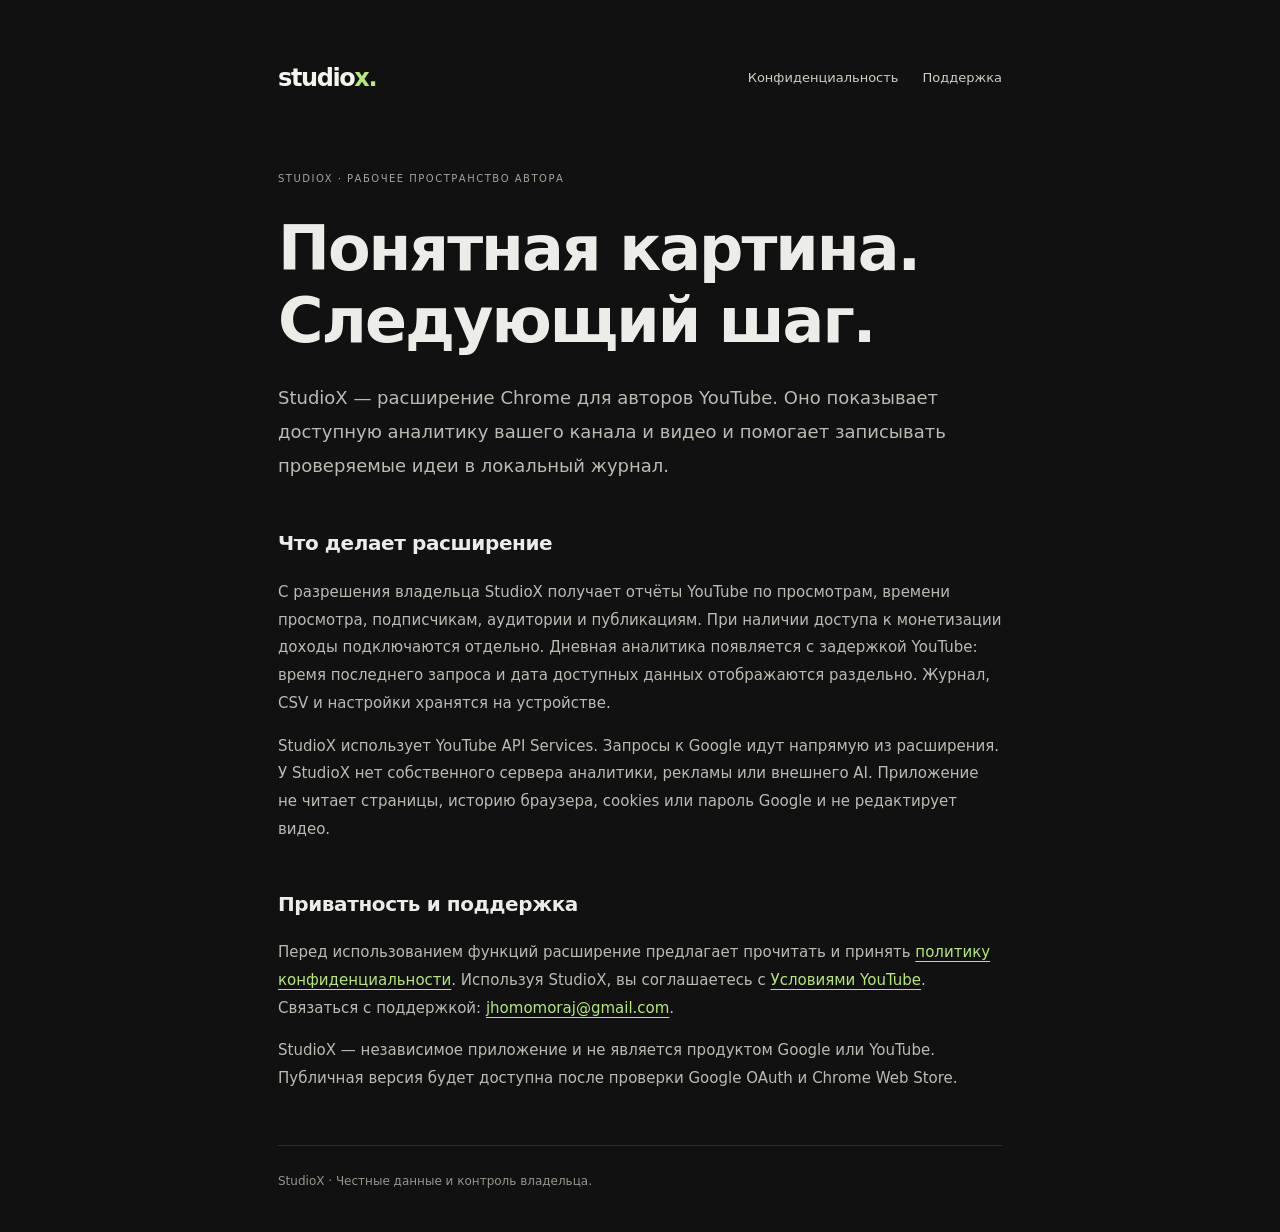
<file: index.html>
<!doctype html>
<html lang="ru">
  <head>
    <meta charset="utf-8" />
    <meta name="google-site-verification" content="pCU6cHDN5YT0t0XagZ0We6YotKpgohA1fb896qwdtxU" />
    <meta name="viewport" content="width=device-width,initial-scale=1" />
    <meta name="description" content="StudioX — локальное рабочее пространство автора YouTube для просмотра аналитики и ведения журнала экспериментов." />
    <title>StudioX — рабочее пространство автора YouTube</title>
    <link rel="stylesheet" href="./privacy.css" />
  </head>
  <body>
    <main>
      <nav class="site-nav" aria-label="Страницы StudioX">
        <strong>studio<span>x.</span></strong>
        <div>
          <a href="./privacy.html">Конфиденциальность</a>
          <a href="mailto:jhomomoraj@gmail.com">Поддержка</a>
        </div>
      </nav>
      <p class="eyebrow">STUDIOX · РАБОЧЕЕ ПРОСТРАНСТВО АВТОРА</p>
      <h1>Понятная картина.<br />Следующий шаг.</h1>
      <p class="lead">StudioX — расширение Chrome для авторов YouTube. Оно показывает доступную аналитику вашего канала и видео и помогает записывать проверяемые идеи в локальный журнал.</p>
      <h2>Что делает расширение</h2>
      <p>С разрешения владельца StudioX получает отчёты YouTube по просмотрам, времени просмотра, подписчикам, аудитории и публикациям. При наличии доступа к монетизации доходы подключаются отдельно. Дневная аналитика появляется с задержкой YouTube: время последнего запроса и дата доступных данных отображаются раздельно. Журнал, CSV и настройки хранятся на устройстве.</p>
      <p>StudioX использует YouTube API Services. Запросы к Google идут напрямую из расширения. У StudioX нет собственного сервера аналитики, рекламы или внешнего AI. Приложение не читает страницы, историю браузера, cookies или пароль Google и не редактирует видео.</p>
      <h2>Приватность и поддержка</h2>
      <p>Перед использованием функций расширение предлагает прочитать и принять <a href="./privacy.html">политику конфиденциальности</a>. Используя StudioX, вы соглашаетесь с <a href="https://www.youtube.com/t/terms">Условиями YouTube</a>. Связаться с поддержкой: <a href="mailto:jhomomoraj@gmail.com">jhomomoraj@gmail.com</a>.</p>
      <p>StudioX — независимое приложение и не является продуктом Google или YouTube. Публичная версия будет доступна после проверки Google OAuth и Chrome Web Store.</p>
      <footer>StudioX · Честные данные и контроль владельца.</footer>
    </main>
  </body>
</html>
</file>
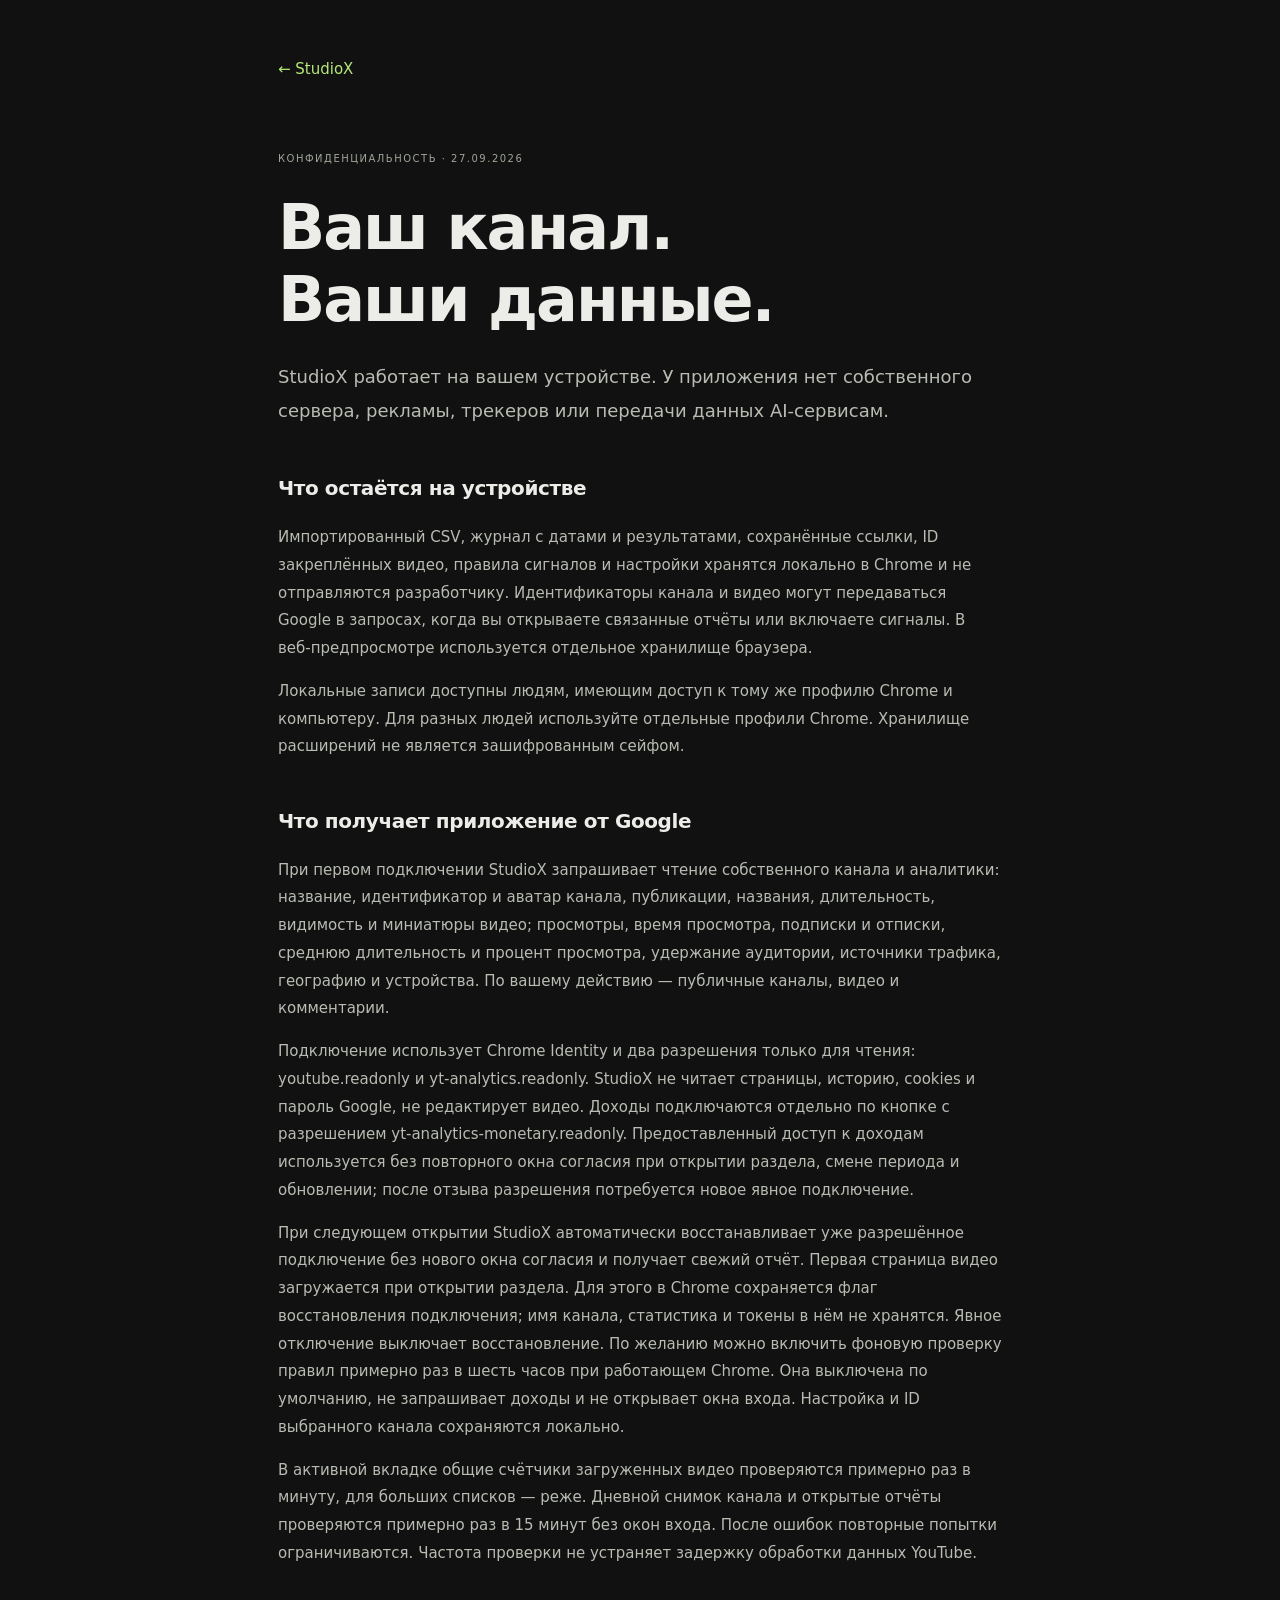
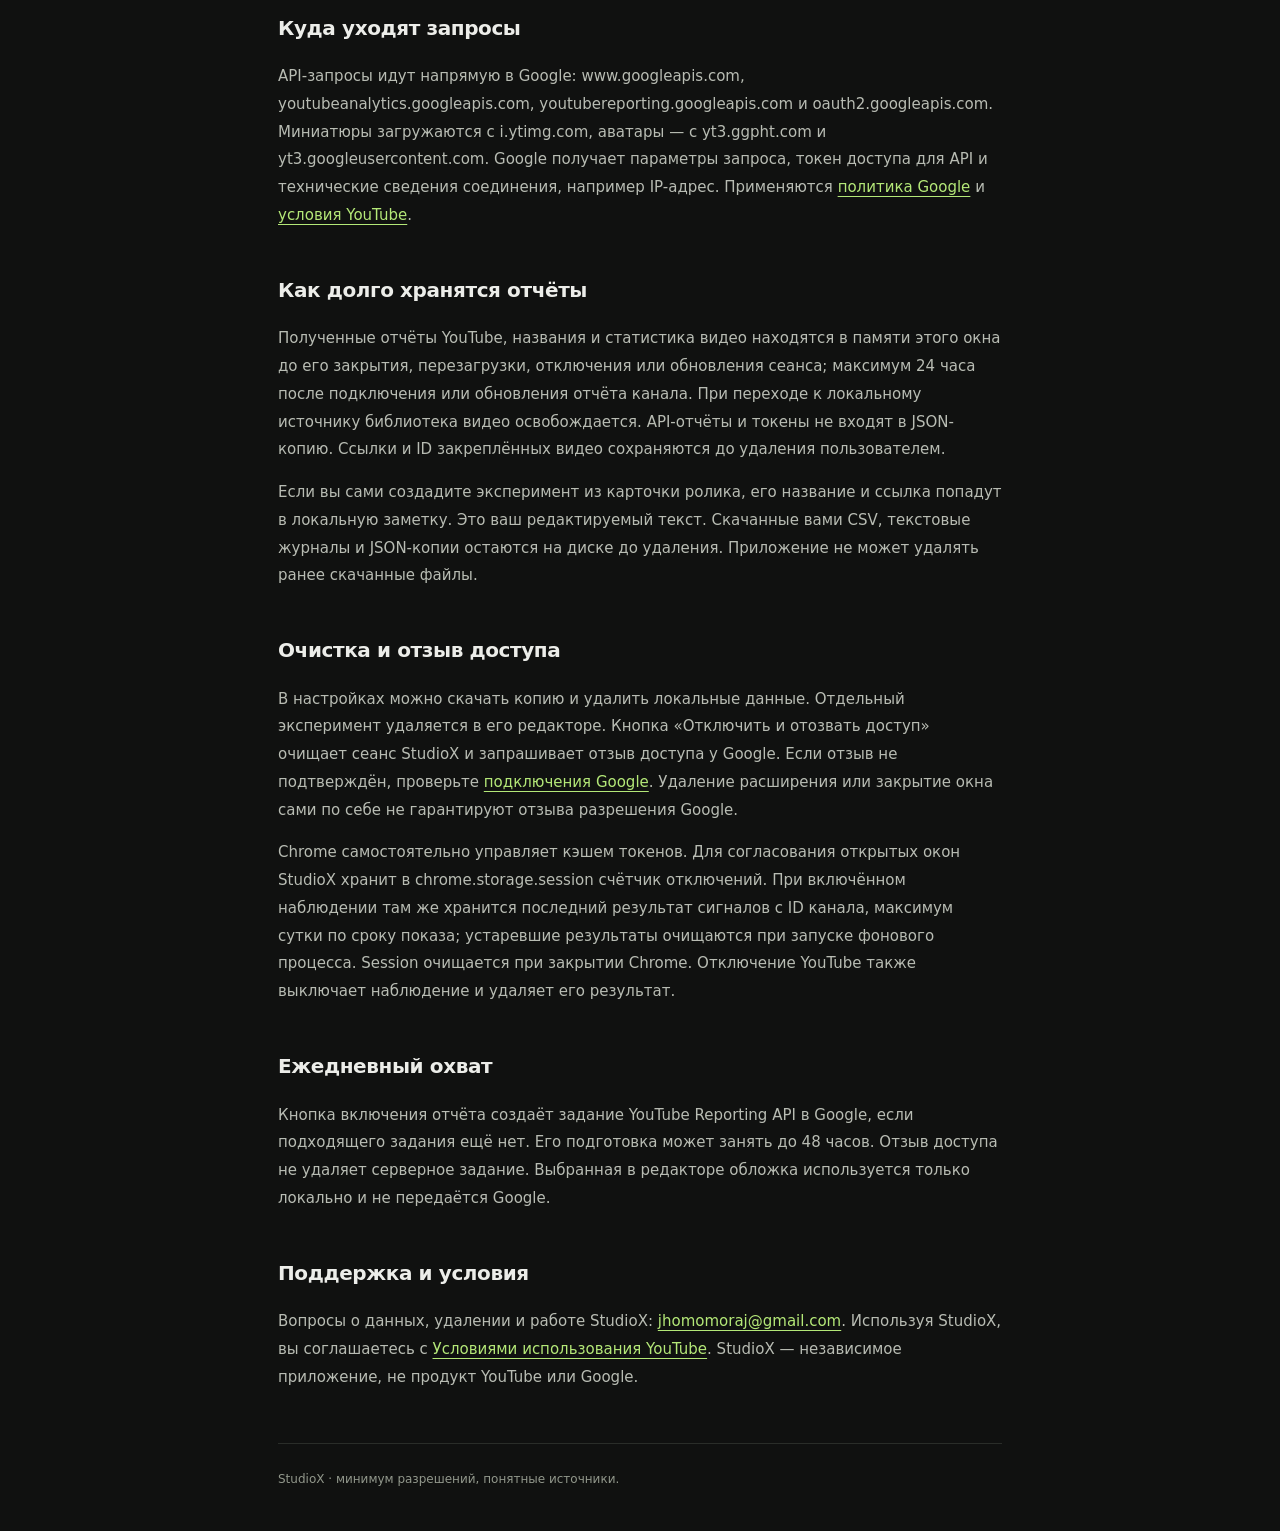
<file: privacy.html>
<!doctype html>
<html lang="ru">
  <head>
    <meta charset="utf-8" />
    <meta name="viewport" content="width=device-width,initial-scale=1" />
    <title>StudioX — ваши данные</title>
    <link rel="stylesheet" href="./privacy.css" />
  </head>
  <body>
    <main>
      <a class="back" href="./index.html">← StudioX</a>
      <p class="eyebrow">КОНФИДЕНЦИАЛЬНОСТЬ · 27.09.2026</p>
      <h1>Ваш канал.<br />Ваши данные.</h1>
      <p class="lead">StudioX работает на вашем устройстве. У приложения нет собственного сервера, рекламы, трекеров или передачи данных AI-сервисам.</p>
      <h2>Что остаётся на устройстве</h2>
      <p>Импортированный CSV, журнал с датами и результатами, сохранённые ссылки, ID закреплённых видео, правила сигналов и настройки хранятся локально в Chrome и не отправляются разработчику. Идентификаторы канала и видео могут передаваться Google в запросах, когда вы открываете связанные отчёты или включаете сигналы. В веб-предпросмотре используется отдельное хранилище браузера.</p>
      <p>Локальные записи доступны людям, имеющим доступ к тому же профилю Chrome и компьютеру. Для разных людей используйте отдельные профили Chrome. Хранилище расширений не является зашифрованным сейфом.</p>
      <h2>Что получает приложение от Google</h2>
      <p>При первом подключении StudioX запрашивает чтение собственного канала и аналитики: название, идентификатор и аватар канала, публикации, названия, длительность, видимость и миниатюры видео; просмотры, время просмотра, подписки и отписки, среднюю длительность и процент просмотра, удержание аудитории, источники трафика, географию и устройства. По вашему действию — публичные каналы, видео и комментарии.</p>
      <p>Подключение использует Chrome Identity и два разрешения только для чтения: youtube.readonly и yt-analytics.readonly. StudioX не читает страницы, историю, cookies и пароль Google, не редактирует видео. Доходы подключаются отдельно по кнопке с разрешением yt-analytics-monetary.readonly. Предоставленный доступ к доходам используется без повторного окна согласия при открытии раздела, смене периода и обновлении; после отзыва разрешения потребуется новое явное подключение.</p>
      <p>При следующем открытии StudioX автоматически восстанавливает уже разрешённое подключение без нового окна согласия и получает свежий отчёт. Первая страница видео загружается при открытии раздела. Для этого в Chrome сохраняется флаг восстановления подключения; имя канала, статистика и токены в нём не хранятся. Явное отключение выключает восстановление. По желанию можно включить фоновую проверку правил примерно раз в шесть часов при работающем Chrome. Она выключена по умолчанию, не запрашивает доходы и не открывает окна входа. Настройка и ID выбранного канала сохраняются локально.</p>
      <p>В активной вкладке общие счётчики загруженных видео проверяются примерно раз в минуту, для больших списков — реже. Дневной снимок канала и открытые отчёты проверяются примерно раз в 15 минут без окон входа. После ошибок повторные попытки ограничиваются. Частота проверки не устраняет задержку обработки данных YouTube.</p>
      <h2>Куда уходят запросы</h2>
      <p>API-запросы идут напрямую в Google: www.googleapis.com, youtubeanalytics.googleapis.com, youtubereporting.googleapis.com и oauth2.googleapis.com. Миниатюры загружаются с i.ytimg.com, аватары — с yt3.ggpht.com и yt3.googleusercontent.com. Google получает параметры запроса, токен доступа для API и технические сведения соединения, например IP-адрес. Применяются <a href="https://policies.google.com/privacy" target="_blank" rel="noopener noreferrer">политика Google</a> и <a href="https://www.youtube.com/t/terms" target="_blank" rel="noopener noreferrer">условия YouTube</a>.</p>
      <h2>Как долго хранятся отчёты</h2>
      <p>Полученные отчёты YouTube, названия и статистика видео находятся в памяти этого окна до его закрытия, перезагрузки, отключения или обновления сеанса; максимум 24 часа после подключения или обновления отчёта канала. При переходе к локальному источнику библиотека видео освобождается. API-отчёты и токены не входят в JSON-копию. Ссылки и ID закреплённых видео сохраняются до удаления пользователем.</p>
      <p>Если вы сами создадите эксперимент из карточки ролика, его название и ссылка попадут в локальную заметку. Это ваш редактируемый текст. Скачанные вами CSV, текстовые журналы и JSON-копии остаются на диске до удаления. Приложение не может удалять ранее скачанные файлы.</p>
      <h2>Очистка и отзыв доступа</h2>
      <p>В настройках можно скачать копию и удалить локальные данные. Отдельный эксперимент удаляется в его редакторе. Кнопка «Отключить и отозвать доступ» очищает сеанс StudioX и запрашивает отзыв доступа у Google. Если отзыв не подтверждён, проверьте <a href="https://myaccount.google.com/connections" target="_blank" rel="noopener noreferrer">подключения Google</a>. Удаление расширения или закрытие окна сами по себе не гарантируют отзыва разрешения Google.</p>
      <p>Chrome самостоятельно управляет кэшем токенов. Для согласования открытых окон StudioX хранит в chrome.storage.session счётчик отключений. При включённом наблюдении там же хранится последний результат сигналов с ID канала, максимум сутки по сроку показа; устаревшие результаты очищаются при запуске фонового процесса. Session очищается при закрытии Chrome. Отключение YouTube также выключает наблюдение и удаляет его результат.</p>
      <h2>Ежедневный охват</h2>
      <p>Кнопка включения отчёта создаёт задание YouTube Reporting API в Google, если подходящего задания ещё нет. Его подготовка может занять до 48 часов. Отзыв доступа не удаляет серверное задание. Выбранная в редакторе обложка используется только локально и не передаётся Google.</p>
      <h2>Поддержка и условия</h2>
      <p>Вопросы о данных, удалении и работе StudioX: <a href="mailto:jhomomoraj@gmail.com">jhomomoraj@gmail.com</a>. Используя StudioX, вы соглашаетесь с <a href="https://www.youtube.com/t/terms" target="_blank" rel="noopener noreferrer">Условиями использования YouTube</a>. StudioX — независимое приложение, не продукт YouTube или Google.</p>
      <footer>StudioX · минимум разрешений, понятные источники.</footer>
    </main>
  </body>
</html>
</file>
<file: privacy.css>
@font-face {
  font-family: Manrope;
  src: local('Manrope');
  font-display: swap;
}
* { box-sizing: border-box; }
body {
  margin: 0;
  background: #101110;
  color: #ecede9;
  font: 15px/1.85 Manrope, system-ui, sans-serif;
}
main { max-width: 780px; margin: 0 auto; padding: 56px 28px 40px; }
.site-nav { display: flex; align-items: center; justify-content: space-between; gap: 20px; margin-bottom: 70px; }
.site-nav strong { font-size: 24px; letter-spacing: -1.4px; color: #f3f5ef; }
.site-nav strong span { color: #b4e878; }
.site-nav > div { display: flex; flex-wrap: wrap; gap: 24px; font-size: 13px; }
.site-nav a { color: #c8d0bf; text-decoration: none; }
.site-nav a:hover { color: #b4e878; }
a { color: #b4e878; text-underline-offset: 4px; }
.back { display: inline-block; margin-bottom: 56px; text-decoration: none; }
.eyebrow { font-size: 10px; letter-spacing: 1.5px; color: #a0a69a; }
h1 { font-size: clamp(38px, 7vw, 62px); line-height: 1.16; letter-spacing: -2px; font-weight: 600; margin: 24px 0; }
.lead { font-size: 18px; color: #b8bcb3; line-height: 1.9; }
h2 { font-size: 20px; letter-spacing: -0.4px; margin-top: 42px; font-weight: 600; }
p { color: #b8bcb3; }
footer { margin-top: 52px; padding-top: 24px; border-top: 1px solid #2a2d29; color: #92988c; font-size: 12px; }
:focus-visible { outline: 2px solid #b4e878; outline-offset: 5px; }
@media (max-width: 480px) {
  main { padding: 30px 20px; }
  .back { margin-bottom: 30px; }
  .site-nav { flex-wrap: wrap; margin-bottom: 44px; }
}
</file>
